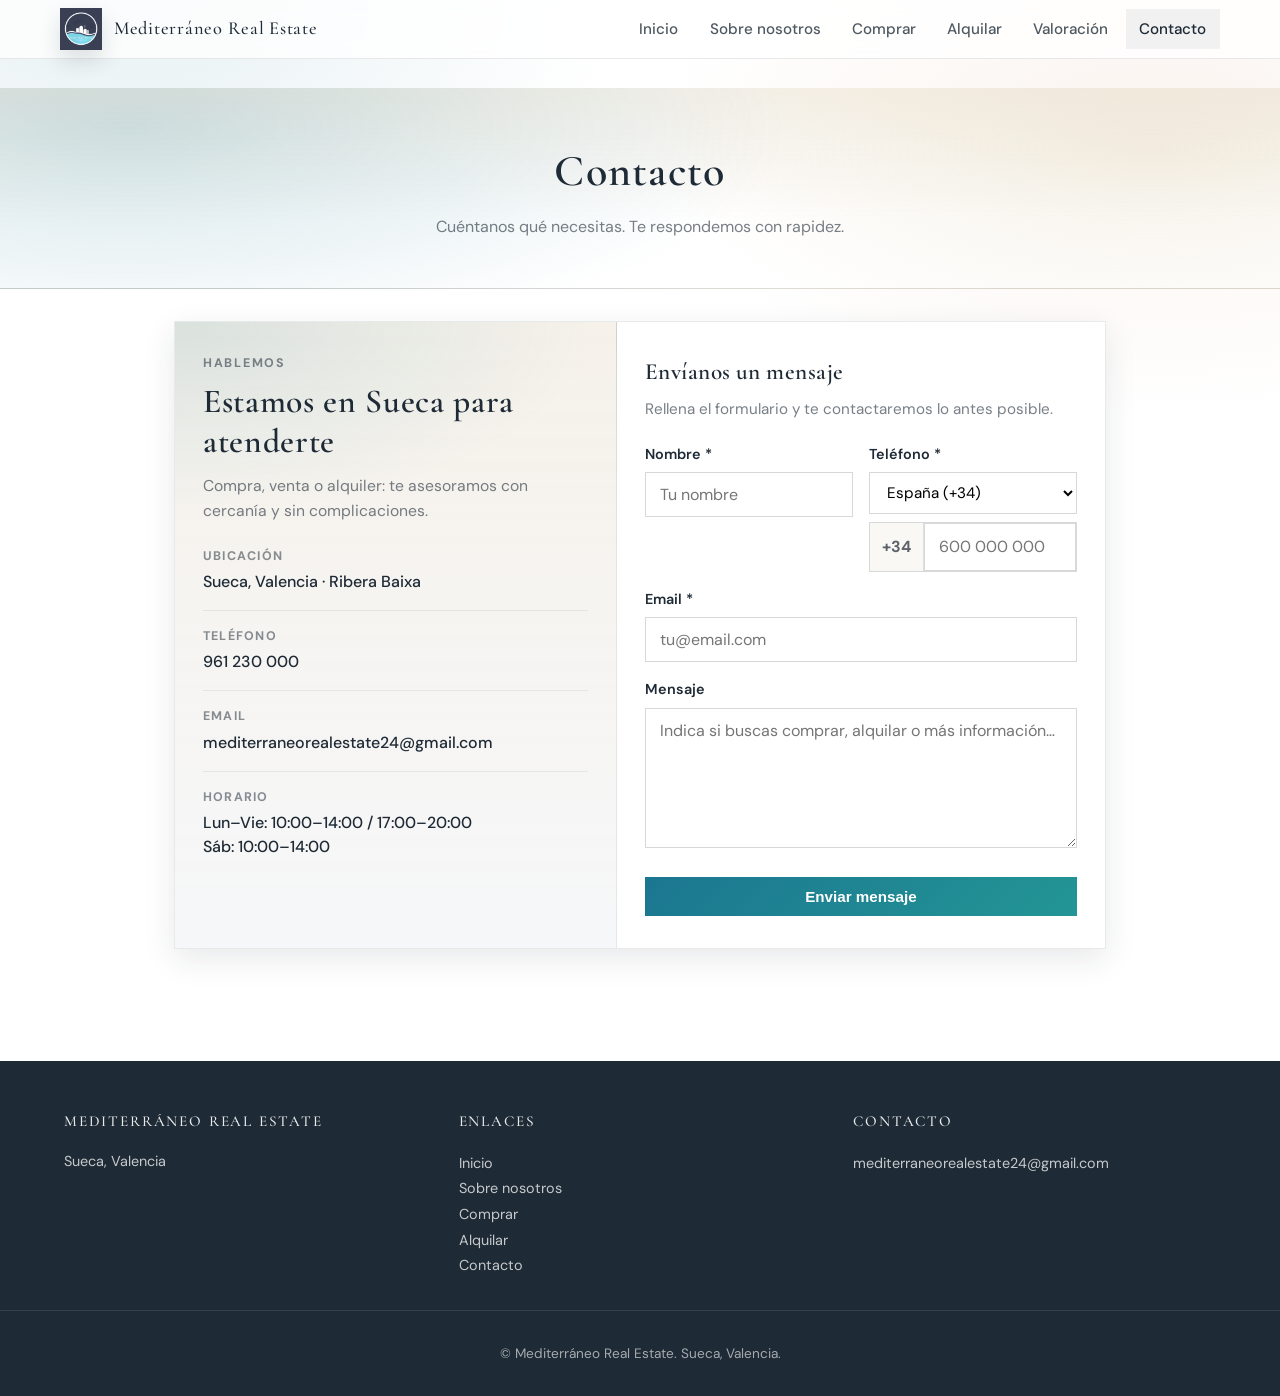
<file: contacto.html>
<!DOCTYPE html>
<html lang="es">
<head>
  <meta charset="UTF-8">
  <meta name="viewport" content="width=device-width, initial-scale=1.0">
  <title>Contacto | Mediterráneo Real Estate</title>
  <meta name="description" content="Contacta con Mediterráneo Real Estate en Sueca, Valencia.">
  <link rel="canonical" href="https://mediterraneo-real-estate.vercel.app/contacto.html">
  <meta property="og:type" content="website">
  <meta property="og:url" content="https://mediterraneo-real-estate.vercel.app/contacto.html">
  <meta property="og:title" content="Contacto | Mediterráneo Real Estate">
  <meta property="og:description" content="Contacta con Mediterráneo Real Estate en Sueca, Valencia.">
  <meta property="og:image" content="https://mediterraneo-real-estate.vercel.app/assets/logo.png">
  <meta property="og:locale" content="es_ES">
  <meta name="twitter:card" content="summary_large_image">
  <meta name="twitter:title" content="Contacto | Mediterráneo Real Estate">
  <meta name="twitter:description" content="Contacta con Mediterráneo Real Estate en Sueca, Valencia.">
  <script async src="https://www.googletagmanager.com/gtag/js?id=G-HPLTVZCX7P"></script>
  <script>
    window.dataLayer = window.dataLayer || [];
    function gtag(){ dataLayer.push(arguments); }
    gtag('js', new Date());
    gtag('config', 'G-HPLTVZCX7P');
  </script>
  <link rel="preconnect" href="https://fonts.googleapis.com">
  <link rel="preconnect" href="https://fonts.gstatic.com" crossorigin>
  <link href="https://fonts.googleapis.com/css2?family=Cormorant+Garamond:ital,wght@0,400;0,500;0,600;0,700;1,400&family=DM+Sans:wght@400;500;600;700&display=swap" rel="stylesheet">
  <link rel="stylesheet" href="css/styles.css">
</head>
<body>
  <header class="site-header">
    <div class="header-inner">
      <a href="index.html" class="logo-link">
        <img src="assets/logo.png" alt="Mediterráneo Real Estate">
        <span class="logo-text">Mediterráneo Real Estate</span>
      </a>
      <nav class="nav-main" id="nav-main">
        <a href="index.html#inicio">Inicio</a>
        <a href="index.html#sobre">Sobre nosotros</a>
        <a href="comprar.html">Comprar</a>
        <a href="alquilar.html">Alquilar</a>
        <a href="valoracion.html">Valoración</a>
        <a href="contacto.html" class="active">Contacto</a>
      </nav>
      <button class="nav-toggle" id="nav-toggle" aria-label="Abrir menú">☰</button>
    </div>
  </header>

  <main>
    <header class="page-header">
      <div class="container">
        <h1>Contacto</h1>
        <p>Cuéntanos qué necesitas. Te respondemos con rapidez.</p>
      </div>
    </header>

    <section class="section section-contact">
      <div class="container container-narrow">
        <div class="contact-shell reveal">
          <aside class="contact-details">
            <p class="contact-kicker">Hablemos</p>
            <h2 class="contact-heading">Estamos en Sueca para atenderte</h2>
            <p class="contact-lead">Compra, venta o alquiler: te asesoramos con cercanía y sin complicaciones.</p>

            <ul class="contact-list">
              <li class="contact-list-item">
                <span class="contact-list-label">Ubicación</span>
                <span class="contact-list-value">Sueca, Valencia · Ribera Baixa</span>
              </li>
              <li class="contact-list-item">
                <span class="contact-list-label">Teléfono</span>
                <a class="contact-list-value" href="tel:+349612300000">961 230 000</a>
              </li>
              <li class="contact-list-item">
                <span class="contact-list-label">Email</span>
                <a class="contact-list-value" href="mailto:mediterraneorealestate24@gmail.com">mediterraneorealestate24@gmail.com</a>
              </li>
              <li class="contact-list-item">
                <span class="contact-list-label">Horario</span>
                <span class="contact-list-value">Lun–Vie: 10:00–14:00 / 17:00–20:00<br>Sáb: 10:00–14:00</span>
              </li>
            </ul>
          </aside>

          <div class="contact-form-panel">
            <h3 class="contact-form-title">Envíanos un mensaje</h3>
            <p class="contact-form-sub">Rellena el formulario y te contactaremos lo antes posible.</p>

            <form id="contact-form" data-validate="contact" novalidate>
              <div class="contact-form-grid">
                <div class="form-group">
                  <label for="nombre">Nombre *</label>
                  <input type="text" id="nombre" name="nombre" required autocomplete="name" placeholder="Tu nombre">
                </div>
                <div class="form-group">
                  <label for="telefono">Teléfono *</label>
                  <div class="phone-field" data-phone-field>
                    <select class="phone-country" id="telefono-country" aria-label="País"></select>
                    <div class="phone-input-wrap">
                      <span class="phone-prefix" aria-hidden="true">+34</span>
                      <input type="tel" id="telefono" name="telefono" class="phone-number" required autocomplete="tel-national" placeholder="600 000 000" inputmode="tel">
                    </div>
                  </div>
                </div>
                <div class="form-group form-group-full">
                  <label for="email">Email *</label>
                  <input type="email" id="email" name="email" required autocomplete="email" placeholder="tu@email.com">
                </div>
                <div class="form-group form-group-full">
                  <label for="mensaje">Mensaje</label>
                  <textarea id="mensaje" name="mensaje" placeholder="Indica si buscas comprar, alquilar o más información…"></textarea>
                </div>
              </div>
              <button type="submit" class="btn btn-primary contact-submit" data-ga-event="form_submit" data-ga-label="contacto">Enviar mensaje</button>
              <div class="inline-alert" data-form-alert role="status" aria-live="polite"></div>
            </form>
          </div>
        </div>
      </div>
    </section>
  </main>

  <footer class="site-footer">
    <div class="footer-inner">
      <div>
        <h4>Mediterráneo Real Estate</h4>
        <p>Sueca, Valencia</p>
      </div>
      <div>
        <h4>Enlaces</h4>
        <a href="index.html">Inicio</a><br>
        <a href="index.html#sobre">Sobre nosotros</a><br>
        <a href="comprar.html">Comprar</a><br>
        <a href="alquilar.html">Alquilar</a><br>
        <a href="contacto.html">Contacto</a>
      </div>
      <div>
        <h4>Contacto</h4>
        <a href="mailto:mediterraneorealestate24@gmail.com">mediterraneorealestate24@gmail.com</a>
      </div>
    </div>
    <div class="footer-bottom">
      © Mediterráneo Real Estate. Sueca, Valencia.
    </div>
  </footer>

  <script src="js/app.js" defer></script>
</body>
</html>
</file>
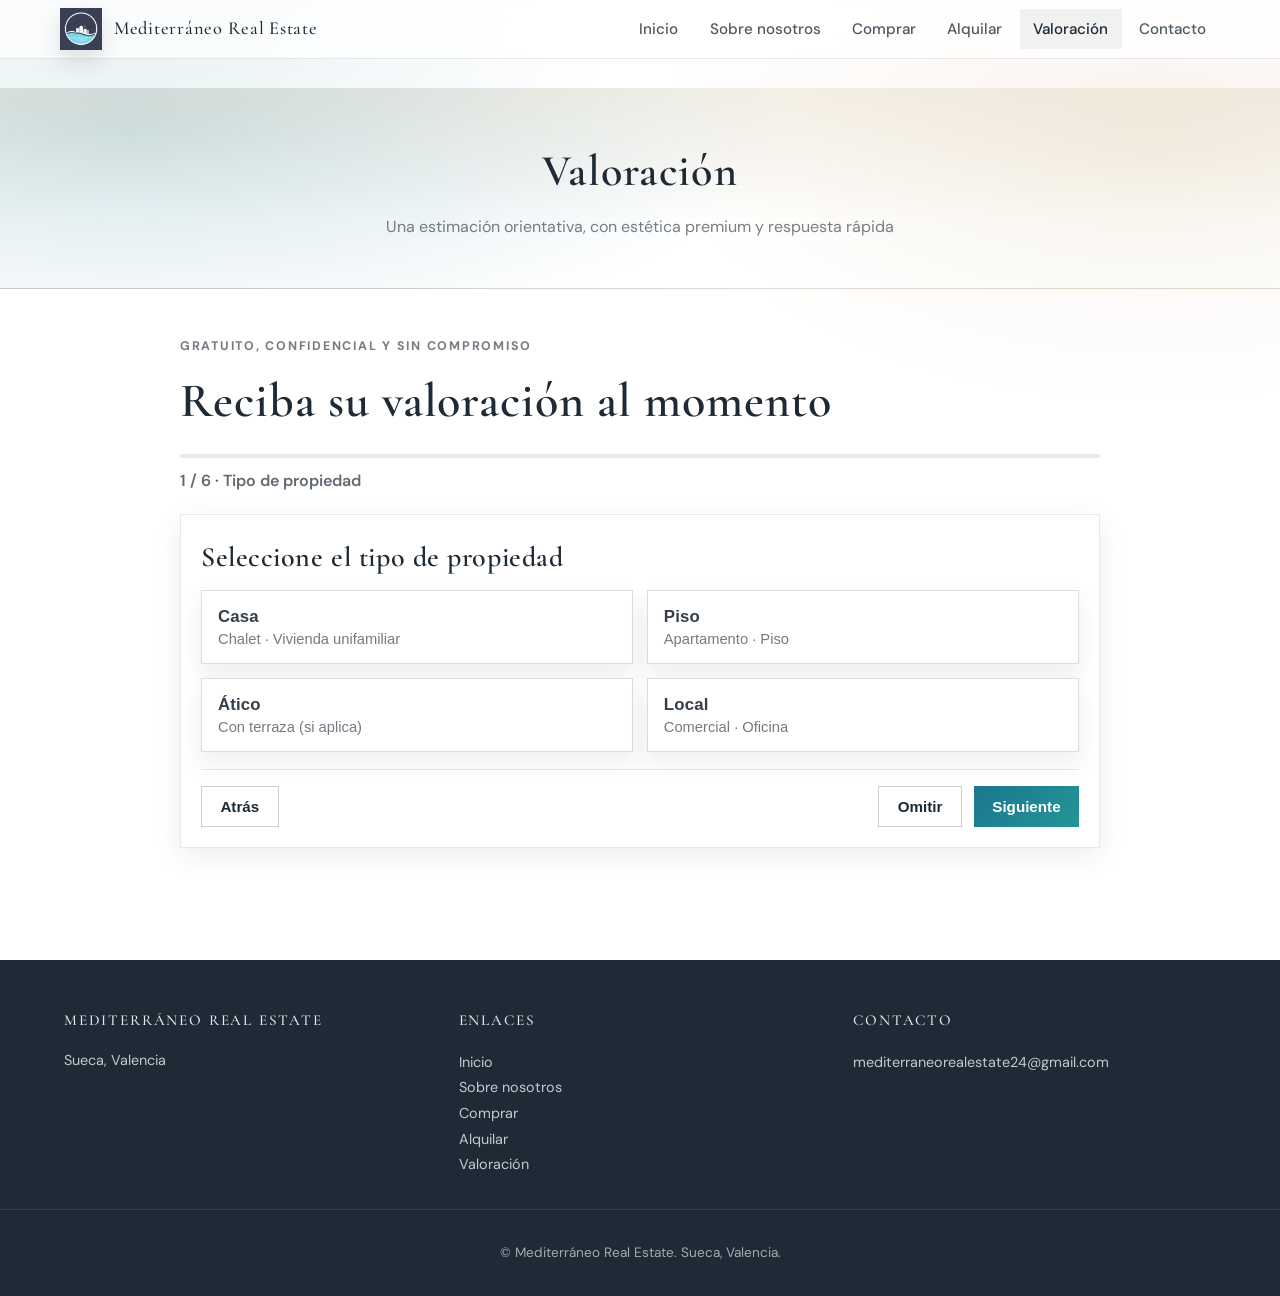
<file: valoracion.html>
<!DOCTYPE html>
<html lang="es">
<head>
  <meta charset="UTF-8">
  <meta name="viewport" content="width=device-width, initial-scale=1.0">
  <title>Valoración | Mediterráneo Real Estate</title>
  <meta name="description" content="Valora tu propiedad en Sueca, Valencia. Calcula una estimación orientativa y recibe asesoramiento personalizado.">
  <link rel="canonical" href="https://mediterraneo-real-estate.vercel.app/valoracion.html">
  <meta property="og:type" content="website">
  <meta property="og:url" content="https://mediterraneo-real-estate.vercel.app/valoracion.html">
  <meta property="og:title" content="Valoración | Mediterráneo Real Estate">
  <meta property="og:description" content="Calcula una estimación orientativa del valor de tu vivienda en menos de un minuto.">
  <meta property="og:image" content="https://mediterraneo-real-estate.vercel.app/assets/logo.png">
  <meta property="og:locale" content="es_ES">
  <meta name="twitter:card" content="summary_large_image">
  <meta name="twitter:title" content="Valoración | Mediterráneo Real Estate">
  <meta name="twitter:description" content="Calcula una estimación orientativa del valor de tu vivienda.">
  <script async src="https://www.googletagmanager.com/gtag/js?id=G-HPLTVZCX7P"></script>
  <script>
    window.dataLayer = window.dataLayer || [];
    function gtag(){ dataLayer.push(arguments); }
    gtag('js', new Date());
    gtag('config', 'G-HPLTVZCX7P');
  </script>
  <link rel="preconnect" href="https://fonts.googleapis.com">
  <link rel="preconnect" href="https://fonts.gstatic.com" crossorigin>
  <link href="https://fonts.googleapis.com/css2?family=Cormorant+Garamond:ital,wght@0,400;0,500;0,600;0,700;1,400&family=DM+Sans:wght@400;500;600;700&display=swap" rel="stylesheet">
  <link rel="stylesheet" href="css/styles.css">
</head>
<body>
  <header class="site-header">
    <div class="header-inner">
      <a href="index.html" class="logo-link">
        <img src="assets/logo.png" alt="Mediterráneo Real Estate">
        <span class="logo-text">Mediterráneo Real Estate</span>
      </a>
      <nav class="nav-main" id="nav-main">
        <a href="index.html#inicio">Inicio</a>
        <a href="index.html#sobre">Sobre nosotros</a>
        <a href="comprar.html">Comprar</a>
        <a href="alquilar.html">Alquilar</a>
        <a href="valoracion.html" class="active">Valoración</a>
        <a href="index.html#contacto">Contacto</a>
      </nav>
      <button class="nav-toggle" id="nav-toggle" aria-label="Abrir menú">☰</button>
    </div>
  </header>

  <main>
    <header class="page-header">
      <div class="container">
        <h1>Valoración</h1>
        <p>Una estimación orientativa, con estética premium y respuesta rápida</p>
      </div>
    </header>

    <section class="section">
      <div class="container">
        <div class="wizard reveal" id="valuation-wizard" data-total-steps="6">
          <div class="wizard-top">
            <div class="wizard-kicker">Gratuito, confidencial y sin compromiso</div>
            <div class="wizard-title">Reciba su valoración al momento</div>
            <div class="wizard-progress" aria-label="Progreso">
              <div class="wizard-progress-bar" id="wizard-progress-bar"></div>
            </div>
            <div class="wizard-step-label" id="wizard-step-label">1 / 6 · Tipo de propiedad</div>
          </div>

          <form id="valuation-wizard-form" class="wizard-shell">
            <!-- STEP 1 -->
            <section class="wizard-step is-active" data-step="1" aria-label="Tipo de propiedad">
              <div class="wizard-question">Seleccione el tipo de propiedad</div>
              <div class="option-grid">
                <button type="button" class="option-card" data-pick="tipo" data-value="chalet">
                  <div class="option-title">Casa</div>
                  <div class="option-sub">Chalet · Vivienda unifamiliar</div>
                </button>
                <button type="button" class="option-card" data-pick="tipo" data-value="piso">
                  <div class="option-title">Piso</div>
                  <div class="option-sub">Apartamento · Piso</div>
                </button>
                <button type="button" class="option-card" data-pick="tipo" data-value="atico">
                  <div class="option-title">Ático</div>
                  <div class="option-sub">Con terraza (si aplica)</div>
                </button>
                <button type="button" class="option-card" data-pick="tipo" data-value="local">
                  <div class="option-title">Local</div>
                  <div class="option-sub">Comercial · Oficina</div>
                </button>
              </div>
            </section>

            <!-- STEP 2 -->
            <section class="wizard-step" data-step="2" aria-label="Ubicación">
              <div class="wizard-question">¿Dónde está ubicada su propiedad?</div>
              <div class="form-group">
                <label for="w-ubicacion">Dirección de su propiedad</label>
                <input id="w-ubicacion" name="ubicacion" type="text" placeholder="Calle y número de casa, ciudad" autocomplete="street-address">
                <div class="wizard-hint">
                  <div>Necesitamos su dirección exacta para calcular un rango de precios más preciso.</div>
                  <div>También nos ayuda a encontrar al mejor experto en su zona.</div>
                </div>
              </div>
            </section>

            <!-- STEP 3 -->
            <section class="wizard-step" data-step="3" aria-label="Detalles">
              <div class="wizard-question">Introduzca los detalles de su propiedad</div>
              <div class="tool-grid wizard-grid">
                <div class="form-group">
                  <label for="w-estado">Estado de la propiedad</label>
                  <select id="w-estado" name="estado">
                    <option value="nuevo">Obra nueva</option>
                    <option value="reformado">Reformado</option>
                    <option value="buen-estado" selected>Buen estado</option>
                    <option value="para-actualizar">Para actualizar</option>
                  </select>
                </div>
                <div class="form-group">
                  <label for="w-superficie">Superficie construida</label>
                  <div class="unit-field">
                    <input id="w-superficie" name="metros" type="number" min="20" step="1" placeholder="m²">
                    <span class="unit">m²</span>
                  </div>
                </div>
                <div class="form-group">
                  <label for="w-superficie-total">Superficie total (opcional)</label>
                  <div class="unit-field">
                    <input id="w-superficie-total" name="metrosTotal" type="number" min="20" step="1" placeholder="m²">
                    <span class="unit">m²</span>
                  </div>
                </div>
                <div class="form-group">
                  <label>Nº de habitaciones</label>
                  <div class="counter" data-counter="habitaciones">
                    <button type="button" class="counter-btn" data-counter-action="dec" aria-label="Restar habitación">−</button>
                    <input type="text" readonly value="2" class="counter-value" aria-label="Habitaciones">
                    <button type="button" class="counter-btn" data-counter-action="inc" aria-label="Sumar habitación">+</button>
                  </div>
                </div>
                <div class="form-group">
                  <label>Nº de baños</label>
                  <div class="counter" data-counter="banos">
                    <button type="button" class="counter-btn" data-counter-action="dec" aria-label="Restar baño">−</button>
                    <input type="text" readonly value="1" class="counter-value" aria-label="Baños">
                    <button type="button" class="counter-btn" data-counter-action="inc" aria-label="Sumar baño">+</button>
                  </div>
                </div>
              </div>
            </section>

            <!-- STEP 4 -->
            <section class="wizard-step" data-step="4" aria-label="Características">
              <div class="wizard-kicker">Valorar propiedad</div>
              <div class="wizard-question">Cuéntenos más sobre las características de su propiedad</div>
              <div class="check-list">
                <label class="check-row"><span>Piscina</span><input type="checkbox" name="extras" value="piscina"></label>
                <label class="check-row"><span>Terraza</span><input type="checkbox" name="extras" value="terraza"></label>
                <label class="check-row"><span>Jardín</span><input type="checkbox" name="extras" value="jardin"></label>
                <label class="check-row"><span>Estacionamiento</span><input type="checkbox" name="extras" value="parking"></label>
              </div>
            </section>

            <!-- STEP 5 -->
            <section class="wizard-step" data-step="5" aria-label="Motivo">
              <div class="wizard-question">¿Cuál es el motivo de su valoración?</div>
              <div class="wizard-subtext">Su selección nos ayuda a ofrecerle un soporte personalizado y no afectará al valor estimado de su propiedad.</div>
              <div class="option-stack">
                <button type="button" class="option-card option-row" data-pick="motivo" data-value="vender-rapido">Vender en menos de 4 meses</button>
                <button type="button" class="option-card option-row" data-pick="motivo" data-value="vender-despues">Vender en más de 4 meses</button>
                <button type="button" class="option-card option-row" data-pick="motivo" data-value="valorar-comprar">Valorar para comprar</button>
                <button type="button" class="option-card option-row" data-pick="motivo" data-value="curiosidad">Tengo curiosidad</button>
              </div>
            </section>

            <!-- STEP 6 -->
            <section class="wizard-step" data-step="6" aria-label="Datos y resultado">
              <div class="wizard-question">Un último paso</div>
              <div class="wizard-subtext">Comparta sus datos para recibir una estimación gratuita y sin compromiso.</div>
              <div class="tool-grid wizard-grid">
                <div class="form-group">
                  <label for="w-nombre">Nombre</label>
                  <input id="w-nombre" name="nombre" type="text" placeholder="Nombre">
                </div>
                <div class="form-group">
                  <label for="w-apellido">Apellido</label>
                  <input id="w-apellido" name="apellido" type="text" placeholder="Apellido">
                </div>
                <div class="form-group">
                  <label for="w-email">Email *</label>
                  <input id="w-email" name="email" type="email" placeholder="tu@email.com" required autocomplete="email">
                </div>
                <div class="form-group">
                  <label for="w-tel">Num. Teléfono *</label>
                  <div class="phone-field" data-phone-field>
                    <select class="phone-country" id="w-tel-country" aria-label="País"></select>
                    <div class="phone-input-wrap">
                      <span class="phone-prefix" aria-hidden="true">+34</span>
                      <input id="w-tel" name="telefono" type="tel" class="phone-number" placeholder="600 000 000" required autocomplete="tel-national" inputmode="tel">
                    </div>
                  </div>
                </div>
                <div class="form-group" style="grid-column: 1 / -1;">
                  <label for="w-detalles">¿Hay más detalles que le gustaría compartir?</label>
                  <textarea id="w-detalles" name="detalles" maxlength="300" placeholder="Sus detalles adicionales de la propiedad"></textarea>
                  <div class="char-count"><span id="w-count">0</span>/300</div>
                </div>
              </div>

              <button type="submit" class="btn btn-primary wizard-submit" data-ga-event="lead_valuation" data-ga-label="wizard_result">Mostrar resultado ahora</button>

              <div class="tool-result" id="wizard-result" role="status" aria-live="polite">
                <div class="wizard-result-title">Resultado orientativo</div>
                <div id="wizard-result-text" class="wizard-result-price"></div>
                <div class="wizard-subtext" style="margin-top: 0.5rem;">Nota: estimación simulada para captación. Ajustamos con visita y comparables reales.</div>
                <div style="margin-top: 0.9rem;">
                  <a class="btn btn-outline" href="index.html#contacto">Quiero una valoración precisa</a>
                </div>
              </div>
            </section>

            <div class="wizard-nav">
              <button type="button" class="btn btn-outline" id="wizard-back">Atrás</button>
              <div class="wizard-nav-right">
                <button type="button" class="btn btn-outline" id="wizard-skip">Omitir</button>
                <button type="button" class="btn btn-primary" id="wizard-next">Siguiente</button>
              </div>
            </div>
          </form>
        </div>
      </div>
    </section>
  </main>

  <footer class="site-footer">
    <div class="footer-inner">
      <div>
        <h4>Mediterráneo Real Estate</h4>
        <p>Sueca, Valencia</p>
      </div>
      <div>
        <h4>Enlaces</h4>
        <a href="index.html#inicio">Inicio</a><br>
        <a href="index.html#sobre">Sobre nosotros</a><br>
        <a href="comprar.html">Comprar</a><br>
        <a href="alquilar.html">Alquilar</a><br>
        <a href="valoracion.html">Valoración</a>
      </div>
      <div>
        <h4>Contacto</h4>
        <a href="mailto:mediterraneorealestate24@gmail.com">mediterraneorealestate24@gmail.com</a>
      </div>
    </div>
    <div class="footer-bottom">
      © Mediterráneo Real Estate. Sueca, Valencia.
    </div>
  </footer>

  <script src="js/app.js" defer></script>
</body>
</html>
</file>
<file: css/styles.css>
/* Mediterráneo Real Estate — Sueca, Valencia */

:root {
  --color-ink: #1e2a35;
  --color-ink-2: rgba(30,42,53,0.78);
  --color-muted: rgba(30,42,53,0.60);

  --color-bg: #ffffff;
  --color-sand: #f4efe6;
  --color-mist: #f6f7f9;
  --color-line: rgba(30,42,53,0.10);

  --color-accent: #0f6f8a;          /* mediterranean blue */
  --color-accent-2: #d9c7a0;        /* warm sand accent */
  --color-accent-hover: #1186a6;
  --color-teal: #0b8a8a;
  --color-sunset: #d18d5f;

  --font-sans: 'DM Sans', -apple-system, BlinkMacSystemFont, system-ui, sans-serif;
  --font-display: 'Cormorant Garamond', Georgia, serif;
  --radius: 0px;
  --shadow: 0 10px 30px rgba(30,42,53,0.10);
  --shadow-hover: 0 18px 48px rgba(30,42,53,0.14);
  --shadow-soft: 0 8px 26px rgba(30,42,53,0.08);

  --ease-out: cubic-bezier(0.16, 1, 0.3, 1);
  --focus: 0 0 0 4px rgba(15,111,138,0.18);
}

* {
  box-sizing: border-box;
  margin: 0;
  padding: 0;
}

html {
  scroll-behavior: smooth;
}

body {
  font-family: var(--font-sans);
  color: var(--color-ink);
  line-height: 1.6;
  background:
    radial-gradient(900px 500px at 10% 0%, rgba(15,111,138,0.10) 0%, rgba(15,111,138,0) 55%),
    radial-gradient(900px 500px at 90% 10%, rgba(209,141,95,0.10) 0%, rgba(209,141,95,0) 55%),
    var(--color-bg);
}

img {
  max-width: 100%;
  height: auto;
  display: block;
}

a {
  color: inherit;
  text-decoration: none;
}

/* Header - white, minimal */
.site-header {
  position: fixed;
  top: 0;
  left: 0;
  right: 0;
  z-index: 100;
  background: rgba(255,255,255,0.78);
  border-bottom: 1px solid var(--color-line);
  backdrop-filter: blur(10px);
  -webkit-backdrop-filter: blur(10px);
}

.header-inner {
  max-width: 1200px;
  margin: 0 auto;
  padding: 0.5rem 1.25rem;
  display: flex;
  align-items: center;
  justify-content: space-between;
  gap: 2rem;
}

.logo-link {
  display: flex;
  align-items: center;
  gap: 0.75rem;
}

.logo-link img {
  height: 42px;
  width: 42px;
  object-fit: cover;
  border-radius: var(--radius);
  box-shadow: 0 10px 22px rgba(30,42,53,0.14);
}

.logo-text {
  font-family: var(--font-display);
  font-weight: 500;
  font-size: 1.15rem;
  color: var(--color-ink);
  letter-spacing: 0.04em;
}

.nav-main {
  display: flex;
  align-items: center;
  gap: 0.25rem;
}

.nav-main a {
  color: var(--color-ink-2);
  font-weight: 500;
  font-size: 0.95rem;
  padding: 0.52rem 0.85rem;
  border-radius: var(--radius);
  transition: color 0.25s var(--ease-out), background 0.25s var(--ease-out);
}

.nav-main a:hover,
.nav-main a.active {
  color: var(--color-ink);
  background: rgba(30,42,53,0.06);
}

.nav-toggle {
  display: none;
  background: none;
  border: none;
  color: var(--color-ink);
  font-size: 1.5rem;
  cursor: pointer;
  padding: 0.5rem;
}

/* Main content - offset for fixed header */
main {
  padding-top: 88px;
  min-height: calc(100vh - 88px);
}

.container {
  max-width: 1100px;
  margin: 0 auto;
  padding: 0 1.5rem;
}

.container-wide {
  max-width: 1200px;
  margin: 0 auto;
  padding: 0 1.5rem;
}

/* Hero */
.hero {
  background: linear-gradient(180deg, rgba(244,239,230,0.94) 0%, rgba(255,255,255,0.98) 55%, rgba(255,255,255,1) 100%);
  color: var(--color-ink);
  padding: 4rem 0 5rem;
  text-align: center;
  position: relative;
}

.hero.hero-with-bg {
  background:
    linear-gradient(180deg, rgba(30,42,53,0.18) 0%, rgba(30,42,53,0.50) 55%, rgba(30,42,53,0.82) 100%),
    url('https://images.unsplash.com/photo-1600585152220-90363fe7e115?w=2200&q=90') center/cover no-repeat;
  min-height: 84vh;
  display: flex;
  align-items: center;
  padding: 6rem 0 5rem;
}

.hero h1 {
  font-family: var(--font-display);
  font-size: clamp(2.25rem, 5.5vw, 3.5rem);
  font-weight: 600;
  letter-spacing: 0.02em;
  margin-bottom: 1rem;
  line-height: 1.15;
}

.hero.hero-with-bg h1 {
  font-weight: 500;
  letter-spacing: 0.04em;
  color: #fff;
  text-shadow: 0 18px 55px rgba(0,0,0,0.45);
}

.hero .subtitle {
  font-size: 1.15rem;
  font-weight: 400;
  opacity: 0.95;
  margin-bottom: 2rem;
  max-width: 520px;
  margin-left: auto;
  margin-right: auto;
  letter-spacing: 0.01em;
}

.hero.hero-with-bg .subtitle {
  color: rgba(255,255,255,0.88);
}

.hero-actions {
  display: flex;
  flex-wrap: wrap;
  gap: 1rem;
  justify-content: center;
}

/* Buttons */
.btn {
  display: inline-flex;
  align-items: center;
  justify-content: center;
  gap: 0.5rem;
  font-weight: 600;
  font-size: 0.95rem;
  padding: 0.7rem 1.15rem;
  border-radius: var(--radius);
  transition: transform 0.25s var(--ease-out), box-shadow 0.25s var(--ease-out), background 0.25s var(--ease-out), color 0.25s var(--ease-out), border-color 0.25s var(--ease-out);
  border: none;
  cursor: pointer;
}

.btn-primary {
  background: linear-gradient(135deg, rgba(15,111,138,0.95) 0%, rgba(11,138,138,0.90) 100%);
  color: #fff;
}

.btn-primary:hover {
  background: linear-gradient(135deg, rgba(17,134,166,0.98) 0%, rgba(11,138,138,0.96) 100%);
  transform: translateY(-2px);
  box-shadow: var(--shadow-hover);
}

.btn-outline {
  background: transparent;
  color: var(--color-ink);
  border: 1px solid rgba(30,42,53,0.22);
}

.btn-outline:hover {
  border-color: rgba(30,42,53,0.28);
  background: rgba(244,239,230,0.65);
}

.btn-soft {
  background: rgba(255,255,255,0.18);
  border-color: rgba(255,255,255,0.45);
  color: rgba(255,255,255,0.92);
}

.btn-soft:hover {
  border-color: rgba(255,255,255,0.60);
  background: rgba(255,255,255,0.26);
}

/* Section titles */
.section-title {
  font-family: var(--font-display);
  font-size: clamp(1.9rem, 3.2vw, 2.5rem);
  font-weight: 600;
  color: var(--color-ink);
  margin-bottom: 0.5rem;
  letter-spacing: 0.02em;
}

.section-subtitle {
  color: var(--color-muted);
  font-size: 1rem;
  margin-bottom: 2rem;
}

.section-cta {
  margin-top: 1.75rem;
  text-align: center;
}

/* Cards */
.card-grid {
  display: grid;
  grid-template-columns: repeat(auto-fit, minmax(320px, 1fr));
  gap: 1.5rem;
}

.card {
  background: #fff;
  border-radius: var(--radius);
  overflow: hidden;
  box-shadow: var(--shadow);
  border: 1px solid rgba(30,42,53,0.08);
  transition: transform 0.35s var(--ease-out), box-shadow 0.35s var(--ease-out), border-color 0.35s var(--ease-out);
}

.card:hover {
  transform: translateY(-4px);
  box-shadow: var(--shadow-hover);
  border-color: rgba(30,42,53,0.14);
}

.card-image {
  aspect-ratio: 16/10;
  background: linear-gradient(135deg, rgba(15,111,138,0.14) 0%, rgba(217,199,160,0.24) 100%);
  overflow: hidden;
}

.card-image img {
  width: 100%;
  height: 100%;
  object-fit: cover;
  transition: transform 0.55s var(--ease-out);
}

.card:hover .card-image img {
  transform: scale(1.05);
}

.card-body {
  padding: 1.45rem;
}

.card-body h3 {
  font-family: var(--font-display);
  font-size: 1.35rem;
  font-weight: 600;
  color: var(--color-ink);
  margin-bottom: 0.5rem;
  letter-spacing: 0.02em;
}

.card-body p {
  color: var(--color-muted);
  font-size: 0.95rem;
}

/* Home sections */
.section {
  padding: 3rem 0;
}

.section-alt {
  background:
    radial-gradient(900px 380px at 15% 10%, rgba(15,111,138,0.10) 0%, rgba(15,111,138,0) 55%),
    radial-gradient(900px 380px at 85% 10%, rgba(209,141,95,0.14) 0%, rgba(209,141,95,0) 55%),
    linear-gradient(180deg, rgba(246,247,249,0.92) 0%, rgba(255,255,255,1) 100%);
}

/* Footer */
.site-footer {
  background: var(--color-ink);
  color: #fff;
  padding: 3rem 0 2rem;
  margin-top: 4rem;
}

.footer-inner {
  max-width: 1200px;
  margin: 0 auto;
  padding: 0 1.5rem;
  display: grid;
  grid-template-columns: repeat(auto-fit, minmax(200px, 1fr));
  gap: 2rem;
  margin-bottom: 2rem;
}

.footer-inner h4 {
  font-family: var(--font-display);
  font-size: 0.95rem;
  font-weight: 500;
  text-transform: uppercase;
  letter-spacing: 0.12em;
  margin-bottom: 1rem;
  opacity: 0.9;
}

.footer-inner a,
.footer-inner p {
  color: rgba(255,255,255,0.75);
  font-size: 0.9rem;
  margin-bottom: 0.5rem;
}

.footer-inner a:hover {
  color: rgba(217,199,160,0.95);
}

.footer-bottom {
  text-align: center;
  padding-top: 2rem;
  border-top: 1px solid rgba(255,255,255,0.1);
  color: rgba(255,255,255,0.6);
  font-size: 0.85rem;
}

/* Page header (inner pages) */
.page-header {
  background:
    radial-gradient(1200px 400px at 10% 20%, rgba(15,111,138,0.18) 0%, rgba(15,111,138,0) 55%),
    radial-gradient(900px 380px at 90% 30%, rgba(217,199,160,0.24) 0%, rgba(217,199,160,0) 55%),
    linear-gradient(180deg, rgba(244,239,230,0.9) 0%, rgba(255,255,255,1) 65%);
  color: var(--color-ink);
  padding: 3rem 0;
  text-align: center;
  border-bottom: 1px solid var(--color-line);
}

.page-header h1 {
  font-family: var(--font-display);
  font-size: clamp(1.9rem, 4vw, 2.75rem);
  font-weight: 600;
  letter-spacing: 0.03em;
}

.page-header p {
  color: var(--color-muted);
  margin-top: 0.5rem;
}

/* Testimonials */
.testimonials-grid {
  display: grid;
  grid-template-columns: repeat(auto-fit, minmax(300px, 1fr));
  gap: 1.5rem;
}

.testimonial-card {
  background: #fff;
  padding: 2rem;
  border-radius: var(--radius);
  box-shadow: var(--shadow-soft);
  border-left: 3px solid rgba(15,111,138,0.55);
  border: 1px solid rgba(30,42,53,0.08);
}

.testimonial-card blockquote {
  font-size: 1rem;
  color: var(--color-ink);
  margin-bottom: 1.25rem;
  font-style: italic;
  line-height: 1.65;
}

.testimonial-card .author {
  font-weight: 600;
  color: var(--color-ink);
  font-size: 0.95rem;
}

.testimonial-card .role {
  font-size: 0.85rem;
  color: var(--color-muted);
}

/* Forms */
.form-group {
  margin-bottom: 1.25rem;
}

.form-group label {
  display: block;
  font-weight: 600;
  font-size: 0.9rem;
  color: var(--color-ink);
  margin-bottom: 0.4rem;
}

.form-group input,
.form-group textarea {
  width: 100%;
  padding: 0.7rem 0.9rem;
  border: 1px solid rgba(30,42,53,0.18);
  border-radius: var(--radius);
  font-family: inherit;
  font-size: 1rem;
  transition: border-color 0.25s var(--ease-out), box-shadow 0.25s var(--ease-out);
  background: #fff;
}

.form-group input:focus,
.form-group textarea:focus {
  outline: none;
  border-color: rgba(15,111,138,0.55);
  box-shadow: var(--focus);
}

.form-group textarea {
  min-height: 140px;
  resize: vertical;
}

.phone-field {
  display: grid;
  gap: 0.5rem;
}

.phone-country {
  width: 100%;
  padding: 0.55rem 0.85rem;
  border: 1px solid rgba(30,42,53,0.18);
  border-radius: var(--radius);
  font-family: inherit;
  font-size: 0.95rem;
  background: #fff;
  transition: border-color 0.25s var(--ease-out), box-shadow 0.25s var(--ease-out);
}

.phone-country:focus {
  outline: none;
  border-color: rgba(15,111,138,0.55);
  box-shadow: var(--focus);
}

.phone-input-wrap {
  display: grid;
  grid-template-columns: auto 1fr;
  align-items: stretch;
  border: 1px solid rgba(30,42,53,0.18);
  border-radius: var(--radius);
  background: #fff;
  overflow: hidden;
  transition: border-color 0.25s var(--ease-out), box-shadow 0.25s var(--ease-out);
}

.phone-input-wrap:focus-within {
  border-color: rgba(15,111,138,0.55);
  box-shadow: var(--focus);
}

.phone-input-wrap:has(.input-error) {
  border-color: rgba(145, 43, 43, 0.50) !important;
  box-shadow: 0 0 0 4px rgba(145, 43, 43, 0.10) !important;
}

.phone-prefix {
  display: flex;
  align-items: center;
  padding: 0.7rem 0.75rem;
  font-weight: 700;
  color: rgba(30,42,53,0.72);
  border-right: 1px solid rgba(30,42,53,0.12);
  background: rgba(244,239,230,0.45);
  white-space: nowrap;
}

.phone-number {
  width: 100%;
  border: 0;
  padding: 0.7rem 0.9rem;
  font-family: inherit;
  font-size: 1rem;
  background: transparent;
}

.phone-number:focus {
  outline: none;
}

.phone-number.input-error {
  border-color: transparent !important;
  box-shadow: none !important;
}

.contact-layout {
  display: grid;
  grid-template-columns: 1fr 1fr;
  gap: 3rem;
  align-items: start;
}

.container-narrow {
  max-width: 980px;
}

.section-contact {
  padding-top: 2rem;
}

.contact-shell {
  display: grid;
  grid-template-columns: 0.95fr 1.05fr;
  gap: 0;
  background: #fff;
  border: 1px solid rgba(30,42,53,0.10);
  box-shadow: var(--shadow);
  overflow: hidden;
}

.contact-details {
  padding: 2rem 1.75rem;
  background:
    radial-gradient(700px 320px at 0% 0%, rgba(15,111,138,0.12) 0%, rgba(15,111,138,0) 60%),
    linear-gradient(180deg, rgba(244,239,230,0.85) 0%, rgba(246,247,249,0.95) 100%);
  border-right: 1px solid rgba(30,42,53,0.08);
}

.contact-kicker {
  text-transform: uppercase;
  letter-spacing: 0.14em;
  font-size: 0.78rem;
  font-weight: 700;
  color: rgba(30,42,53,0.55);
  margin-bottom: 0.5rem;
}

.contact-heading {
  font-family: var(--font-display);
  font-size: clamp(1.65rem, 3vw, 2.1rem);
  font-weight: 600;
  letter-spacing: 0.02em;
  color: var(--color-ink);
  margin-bottom: 0.65rem;
  line-height: 1.2;
}

.contact-lead {
  color: var(--color-muted);
  font-size: 0.98rem;
  margin-bottom: 1.5rem;
  max-width: 36ch;
}

.contact-list {
  list-style: none;
  display: grid;
  gap: 1rem;
}

.contact-list-item {
  display: grid;
  gap: 0.2rem;
  padding-bottom: 1rem;
  border-bottom: 1px solid rgba(30,42,53,0.08);
}

.contact-list-item:last-child {
  padding-bottom: 0;
  border-bottom: none;
}

.contact-list-label {
  font-size: 0.78rem;
  font-weight: 700;
  letter-spacing: 0.1em;
  text-transform: uppercase;
  color: rgba(30,42,53,0.52);
}

.contact-list-value {
  color: var(--color-ink);
  font-weight: 500;
  line-height: 1.5;
}

a.contact-list-value:hover {
  color: var(--color-accent);
}

.contact-form-panel {
  padding: 2rem 1.75rem;
  background: #fff;
}

.contact-form-title {
  font-family: var(--font-display);
  font-size: 1.45rem;
  font-weight: 600;
  letter-spacing: 0.02em;
  margin-bottom: 0.35rem;
}

.contact-form-sub {
  color: var(--color-muted);
  font-size: 0.95rem;
  margin-bottom: 1.35rem;
}

.contact-form-grid {
  display: grid;
  grid-template-columns: 1fr 1fr;
  gap: 0 1rem;
}

.contact-form-grid .form-group-full {
  grid-column: 1 / -1;
}

.contact-form-grid .form-group {
  margin-bottom: 1rem;
}

.contact-submit {
  width: 100%;
  margin-top: 0.35rem;
}

.contact-submit:disabled {
  opacity: 0.72;
  cursor: not-allowed;
  transform: none;
}

.contact-info h3 {
  font-family: var(--font-display);
  font-size: 1.5rem;
  font-weight: 600;
  color: var(--color-ink);
  margin-bottom: 1rem;
  letter-spacing: 0.02em;
}

.contact-info p {
  color: var(--color-muted);
  margin-bottom: 0.75rem;
}

.contact-form {
  background: rgba(244,239,230,0.55);
  padding: 1.35rem;
  border-radius: var(--radius);
  border: 1px solid rgba(30,42,53,0.08);
  box-shadow: var(--shadow-soft);
}

/* Listings (Buy/Rent) */
.listing-filters {
  display: flex;
  flex-wrap: wrap;
  gap: 1rem;
  margin-bottom: 2rem;
  align-items: center;
}

.listing-filters select {
  padding: 0.55rem 0.85rem;
  border: 1px solid rgba(30,42,53,0.18);
  border-radius: var(--radius);
  font-family: inherit;
  font-size: 0.95rem;
  background: #fff;
}

.listing-placeholder {
  text-align: center;
  padding: 2.75rem 1.5rem;
  background: rgba(244,239,230,0.45);
  border-radius: var(--radius);
  color: var(--color-muted);
  border: 1px solid rgba(30,42,53,0.08);
}

.listing-placeholder p {
  margin-bottom: 1rem;
}

/* Mobile */
@media (max-width: 768px) {
  .nav-main {
    display: none;
    position: absolute;
    top: 100%;
    left: 0;
    right: 0;
    background: #ffffff;
    flex-direction: column;
    padding: 1rem;
    border-bottom: 1px solid var(--color-line);
    box-shadow: 0 18px 40px rgba(30,42,53,0.10);
  }

  .nav-main.is-open {
    display: flex;
  }

  .nav-toggle {
    display: block;
  }

  .contact-layout {
    grid-template-columns: 1fr;
  }

  .contact-shell {
    grid-template-columns: 1fr;
  }

  .contact-details {
    border-right: none;
    border-bottom: 1px solid rgba(30,42,53,0.08);
  }

  .contact-form-grid {
    grid-template-columns: 1fr;
  }

  .hero {
    padding: 3rem 0 4rem;
  }
}

/* -----------------------------
   Reveal animations (on-scroll)
------------------------------ */
.reveal {
  opacity: 0;
  transform: translateY(14px);
  transition: opacity 0.8s var(--ease-out), transform 0.8s var(--ease-out);
  will-change: opacity, transform;
}

.reveal.is-visible {
  opacity: 1;
  transform: translateY(0);
}

/* -----------------------------
   Property UI
------------------------------ */
.pill {
  display: inline-flex;
  align-items: center;
  gap: 0.5rem;
  font-size: 0.78rem;
  font-weight: 600;
  letter-spacing: 0.08em;
  text-transform: uppercase;
  padding: 0.35rem 0.6rem;
  border-radius: 999px;
  border: 1px solid rgba(30,42,53,0.14);
  background: rgba(255,255,255,0.85);
  color: rgba(30,42,53,0.78);
}

.meta-row {
  display: flex;
  flex-wrap: wrap;
  gap: 0.6rem 1rem;
  margin-top: 0.9rem;
  color: rgba(30,42,53,0.70);
  font-size: 0.92rem;
}

.meta-item {
  display: inline-flex;
  align-items: center;
  gap: 0.5rem;
}

.icon {
  width: 18px;
  height: 18px;
  display: inline-block;
  border-radius: var(--radius);
  background: rgba(15,111,138,0.10);
  border: 1px solid rgba(15,111,138,0.18);
  position: relative;
}

.icon::after {
  content: "";
  position: absolute;
  inset: 4px;
  border-radius: 5px;
  background: rgba(15,111,138,0.22);
}

.price {
  margin-top: 0.85rem;
  font-weight: 700;
  letter-spacing: 0.02em;
  color: var(--color-ink);
}

.card-actions {
  margin-top: 1.1rem;
  display: flex;
  justify-content: center;
  align-items: center;
  gap: 0.75rem;
  flex-wrap: wrap;
}

.btn-card {
  min-width: 11rem;
  width: 100%;
  max-width: 14rem;
  color: #fff;
}

.btn-link {
  font-weight: 400;
  color: rgba(15,111,138,0.95);
  letter-spacing: 0.02em;
  padding: 0.25rem 0.25rem;
  border-radius: var(--radius);
  transition: background 0.25s var(--ease-out), color 0.25s var(--ease-out), transform 0.25s var(--ease-out);
}

.btn-link:hover {
  background: rgba(15,111,138,0.08);
  color: var(--color-accent);
  transform: translateY(-1px);
}

/* Photo mosaic */
.photo-mosaic {
  display: grid;
  grid-template-columns: 1.25fr 1fr 1fr;
  grid-template-rows: 220px 220px;
  gap: 14px;
}

.photo-tile {
  position: relative;
  overflow: hidden;
  border: 1px solid rgba(30,42,53,0.10);
  box-shadow: var(--shadow-soft);
  background: rgba(244,239,230,0.35);
}

.photo-tile img {
  width: 100%;
  height: 100%;
  object-fit: cover;
  transform: scale(1.02);
  transition: transform 0.55s var(--ease-out), filter 0.55s var(--ease-out);
  filter: saturate(1.08) contrast(1.06);
}

.photo-tile:hover img {
  transform: scale(1.06);
}

.photo-tile.is-large {
  grid-row: 1 / span 2;
}

.photo-caption {
  position: absolute;
  left: 0;
  right: 0;
  bottom: 0;
  padding: 0.85rem 0.95rem;
  background: linear-gradient(180deg, rgba(30,42,53,0) 0%, rgba(30,42,53,0.75) 100%);
  color: #fff;
  font-weight: 700;
  letter-spacing: 0.02em;
}

@media (max-width: 920px) {
  .photo-mosaic {
    grid-template-columns: 1fr 1fr;
    grid-template-rows: 220px 220px 220px;
  }
  .photo-tile.is-large {
    grid-row: auto;
    grid-column: 1 / -1;
    height: 260px;
  }
}

/* -----------------------------
   About blocks (alternating)
------------------------------ */
.about-block {
  display: grid;
  grid-template-columns: 1fr 1fr;
  gap: 2.2rem;
  align-items: center;
  padding: 1.15rem;
  border-radius: var(--radius);
  border: 1px solid rgba(30,42,53,0.10);
  background: #fff;
  box-shadow: var(--shadow-soft);
  margin-bottom: 1.4rem;
}

.about-block:nth-child(even) .about-media {
  order: 2;
}

.about-media {
  border-radius: var(--radius);
  overflow: hidden;
  border: 1px solid rgba(30,42,53,0.10);
  background: rgba(244,239,230,0.45);
}

.about-media img {
  width: 100%;
  height: 100%;
  object-fit: cover;
  aspect-ratio: 16/11;
  transform: scale(1.01);
}

.about-copy h3 {
  font-family: var(--font-display);
  font-size: 1.85rem;
  letter-spacing: 0.02em;
  margin-bottom: 0.5rem;
}

.about-copy p {
  color: var(--color-muted);
  margin-bottom: 0.75rem;
  max-width: 58ch;
}

/* -----------------------------
   Property detail / gallery
------------------------------ */
.detail-grid {
  display: grid;
  grid-template-columns: 1.2fr 0.8fr;
  gap: 2.25rem;
  align-items: start;
}

.gallery {
  border-radius: var(--radius);
  overflow: hidden;
  border: 1px solid rgba(30,42,53,0.10);
  box-shadow: var(--shadow);
  background: #fff;
}

.gallery-main {
  position: relative;
  aspect-ratio: 16/10;
  overflow: hidden;
}

.gallery-main img {
  width: 100%;
  height: 100%;
  object-fit: cover;
  transform: scale(1.01);
}

.gallery-controls {
  position: absolute;
  inset: auto 12px 12px 12px;
  display: flex;
  justify-content: space-between;
  align-items: center;
  gap: 0.75rem;
  pointer-events: none;
}

.gallery-btn {
  pointer-events: auto;
  width: 44px;
  height: 44px;
  border-radius: var(--radius);
  border: 1px solid rgba(255,255,255,0.55);
  background: rgba(30,42,53,0.35);
  color: #fff;
  display: grid;
  place-items: center;
  cursor: pointer;
  transition: transform 0.25s var(--ease-out), background 0.25s var(--ease-out);
}

.gallery-btn:hover {
  transform: translateY(-1px);
  background: rgba(30,42,53,0.45);
}

.gallery-thumbs {
  display: grid;
  grid-template-columns: repeat(5, 1fr);
  gap: 10px;
  padding: 12px;
  background: rgba(244,239,230,0.55);
}

.thumb {
  border-radius: var(--radius);
  overflow: hidden;
  border: 1px solid rgba(30,42,53,0.10);
  cursor: pointer;
  transition: transform 0.25s var(--ease-out), box-shadow 0.25s var(--ease-out), border-color 0.25s var(--ease-out);
}

.thumb img {
  width: 100%;
  height: 62px;
  object-fit: cover;
  transform: scale(1.02);
}

.thumb.is-active {
  border-color: rgba(15,111,138,0.40);
  box-shadow: 0 10px 24px rgba(15,111,138,0.14);
}

.thumb:hover {
  transform: translateY(-2px);
}

.detail-panel {
  background: #fff;
  border-radius: var(--radius);
  border: 1px solid rgba(30,42,53,0.10);
  box-shadow: var(--shadow-soft);
  padding: 1.25rem;
}

.detail-panel h1,
.detail-panel h2 {
  font-family: var(--font-display);
  letter-spacing: 0.02em;
  color: var(--color-ink);
}

.detail-panel h1 {
  font-size: 2rem;
  font-weight: 600;
  margin-bottom: 0.35rem;
}

.detail-location {
  color: var(--color-muted);
  margin-bottom: 1rem;
}

.detail-price {
  font-size: 1.35rem;
  font-weight: 800;
  margin: 0.85rem 0 1rem;
}

.detail-features {
  display: grid;
  grid-template-columns: 1fr 1fr;
  gap: 0.75rem;
  margin: 1rem 0 1.25rem;
}

.feature {
  background: rgba(244,239,230,0.55);
  border: 1px solid rgba(30,42,53,0.10);
  border-radius: var(--radius);
  padding: 0.75rem 0.8rem;
}

.feature .label {
  font-size: 0.82rem;
  letter-spacing: 0.10em;
  text-transform: uppercase;
  color: rgba(30,42,53,0.62);
  margin-bottom: 0.25rem;
  font-weight: 700;
}

.feature .value {
  font-weight: 800;
  color: var(--color-ink);
}

.inline-alert {
  margin-top: 0.85rem;
  border-radius: var(--radius);
  padding: 0.9rem 1rem;
  border: 1px solid rgba(30,42,53,0.10);
  background: rgba(246,247,249,0.9);
  color: rgba(30,42,53,0.78);
  display: none;
}

.inline-alert.is-visible {
  display: block;
}

.inline-alert.is-success {
  border-color: rgba(15,111,138,0.28);
  background: rgba(15,111,138,0.08);
  color: rgba(15,80,98,0.95);
}

.inline-alert.is-error {
  border-color: rgba(145, 43, 43, 0.28);
  background: rgba(145, 43, 43, 0.06);
  color: rgba(120, 35, 35, 0.95);
}

.field-error {
  color: rgba(145, 43, 43, 0.95);
  font-size: 0.85rem;
  margin-top: 0.4rem;
}

.input-error {
  border-color: rgba(145, 43, 43, 0.50) !important;
  box-shadow: 0 0 0 4px rgba(145, 43, 43, 0.10) !important;
}

/* -----------------------------
   Valuation tool
------------------------------ */
.tool-shell {
  background: radial-gradient(900px 300px at 20% 10%, rgba(15,111,138,0.10) 0%, rgba(15,111,138,0) 55%),
    radial-gradient(900px 300px at 80% 0%, rgba(217,199,160,0.22) 0%, rgba(217,199,160,0) 55%),
    linear-gradient(180deg, rgba(244,239,230,0.55) 0%, rgba(255,255,255,1) 100%);
  border: 1px solid rgba(30,42,53,0.10);
  border-radius: var(--radius);
  padding: 1.25rem;
  box-shadow: var(--shadow-soft);
}

/* -----------------------------
   Valuation wizard (E&V style)
------------------------------ */
.wizard {
  max-width: 920px;
  margin: 0 auto;
}

.wizard-top {
  margin-bottom: 1.25rem;
}

.wizard-kicker {
  text-transform: uppercase;
  letter-spacing: 0.14em;
  font-weight: 700;
  font-size: 0.78rem;
  color: rgba(30,42,53,0.62);
}

.wizard-title {
  font-family: var(--font-display);
  font-size: clamp(2.05rem, 4.3vw, 3rem);
  font-weight: 600;
  margin-top: 0.35rem;
  letter-spacing: 0.02em;
}

.wizard-progress {
  margin-top: 0.9rem;
  height: 4px;
  background: rgba(30,42,53,0.10);
  position: relative;
  overflow: hidden;
}

.wizard-progress-bar {
  height: 100%;
  width: 0%;
  background: rgba(30,42,53,0.90);
  transition: width 0.35s var(--ease-out);
}

.wizard-step-label {
  margin-top: 0.65rem;
  color: rgba(30,42,53,0.70);
  font-weight: 600;
}

.wizard-shell {
  border: 1px solid rgba(30,42,53,0.10);
  background: rgba(255,255,255,0.92);
  box-shadow: var(--shadow-soft);
  padding: 1.25rem;
}

.wizard-step {
  display: none;
}

.wizard-step.is-active {
  display: block;
}

.wizard-question {
  font-family: var(--font-display);
  font-size: 1.75rem;
  font-weight: 600;
  letter-spacing: 0.02em;
  margin-bottom: 0.65rem;
}

.wizard-subtext {
  color: rgba(30,42,53,0.62);
  margin-bottom: 1.1rem;
}

.wizard-hint {
  margin-top: 0.9rem;
  color: rgba(30,42,53,0.62);
  display: grid;
  gap: 0.4rem;
  font-size: 0.95rem;
}

.option-grid {
  display: grid;
  grid-template-columns: 1fr 1fr;
  gap: 0.85rem;
}

.option-stack {
  display: grid;
  gap: 0.7rem;
}

.option-card {
  text-align: left;
  background: #fff;
  border: 1px solid rgba(30,42,53,0.16);
  box-shadow: 0 10px 22px rgba(30,42,53,0.08);
  padding: 1rem;
  cursor: pointer;
  transition: transform 0.25s var(--ease-out), box-shadow 0.25s var(--ease-out), border-color 0.25s var(--ease-out);
}

.option-card:hover {
  transform: translateY(-2px);
  box-shadow: 0 16px 34px rgba(30,42,53,0.12);
}

.option-card.is-selected {
  border-color: rgba(30,42,53,0.60);
  box-shadow: 0 18px 40px rgba(30,42,53,0.14);
}

.option-title {
  font-weight: 800;
  letter-spacing: 0.01em;
  font-size: 1.05rem;
  color: rgba(30,42,53,0.90);
}

.option-sub {
  margin-top: 0.25rem;
  color: rgba(30,42,53,0.62);
  font-size: 0.92rem;
}

.option-row {
  display: flex;
  align-items: center;
  justify-content: space-between;
  font-weight: 700;
}

.wizard-nav {
  margin-top: 1.1rem;
  padding-top: 1rem;
  border-top: 1px solid rgba(30,42,53,0.10);
  display: flex;
  align-items: center;
  justify-content: space-between;
  gap: 0.75rem;
}

.wizard-nav-right {
  display: flex;
  gap: 0.75rem;
}

.wizard-grid {
  margin-top: 0.6rem;
}

.unit-field {
  position: relative;
}

.unit-field input {
  padding-right: 2.75rem;
}

.unit {
  position: absolute;
  right: 0.9rem;
  top: 50%;
  transform: translateY(-50%);
  color: rgba(30,42,53,0.60);
  font-weight: 700;
}

.counter {
  display: grid;
  grid-template-columns: 46px 1fr 46px;
  border: 1px solid rgba(30,42,53,0.18);
  background: #fff;
}

.counter-btn {
  background: rgba(244,239,230,0.45);
  border: 0;
  font-size: 1.25rem;
  cursor: pointer;
  transition: background 0.2s var(--ease-out);
}

.counter-btn:hover {
  background: rgba(244,239,230,0.75);
}

.counter-value {
  border: 0;
  text-align: center;
  font-weight: 800;
  font-size: 1rem;
  background: #fff;
  padding: 0.7rem 0.8rem;
}

.check-list {
  display: grid;
  gap: 0.65rem;
  margin-top: 0.75rem;
}

.check-row {
  display: flex;
  align-items: center;
  justify-content: space-between;
  gap: 1rem;
  padding: 0.9rem 1rem;
  border: 1px solid rgba(30,42,53,0.14);
  background: #fff;
  font-weight: 700;
}

.check-row input {
  width: 18px;
  height: 18px;
}

.char-count {
  margin-top: 0.4rem;
  text-align: right;
  color: rgba(30,42,53,0.55);
  font-weight: 700;
  font-size: 0.85rem;
}

.wizard-submit {
  width: 100%;
  margin-top: 0.75rem;
}

.wizard-result-title {
  font-weight: 800;
  letter-spacing: 0.08em;
  text-transform: uppercase;
  font-size: 0.8rem;
  color: rgba(30,42,53,0.70);
}

.wizard-result-price {
  margin-top: 0.5rem;
  font-weight: 900;
  font-size: 1.35rem;
  letter-spacing: 0.01em;
}

@media (max-width: 760px) {
  .option-grid {
    grid-template-columns: 1fr;
  }
  .wizard-shell {
    padding: 1rem;
  }
}

.tool-grid {
  display: grid;
  grid-template-columns: 1fr 1fr;
  gap: 1rem 1.2rem;
}

.tool-grid .form-group {
  margin-bottom: 0;
}

.tool-result {
  margin-top: 1.25rem;
  padding: 1.1rem 1.15rem;
  border-radius: var(--radius);
  border: 1px solid rgba(15,111,138,0.22);
  background: rgba(255,255,255,0.92);
  display: none;
  animation: popIn 0.55s var(--ease-out) both;
}

.tool-result.is-visible {
  display: block;
}

@keyframes popIn {
  from { opacity: 0; transform: translateY(10px); }
  to { opacity: 1; transform: translateY(0); }
}

@media (max-width: 980px) {
  .detail-grid {
    grid-template-columns: 1fr;
  }
  .gallery-thumbs {
    grid-template-columns: repeat(4, 1fr);
  }
  .about-block {
    grid-template-columns: 1fr;
  }
  .about-block:nth-child(even) .about-media {
    order: 0;
  }
}

@media (max-width: 640px) {
  .tool-grid {
    grid-template-columns: 1fr;
  }
  .gallery-thumbs {
    grid-template-columns: repeat(3, 1fr);
  }
}
</file>
